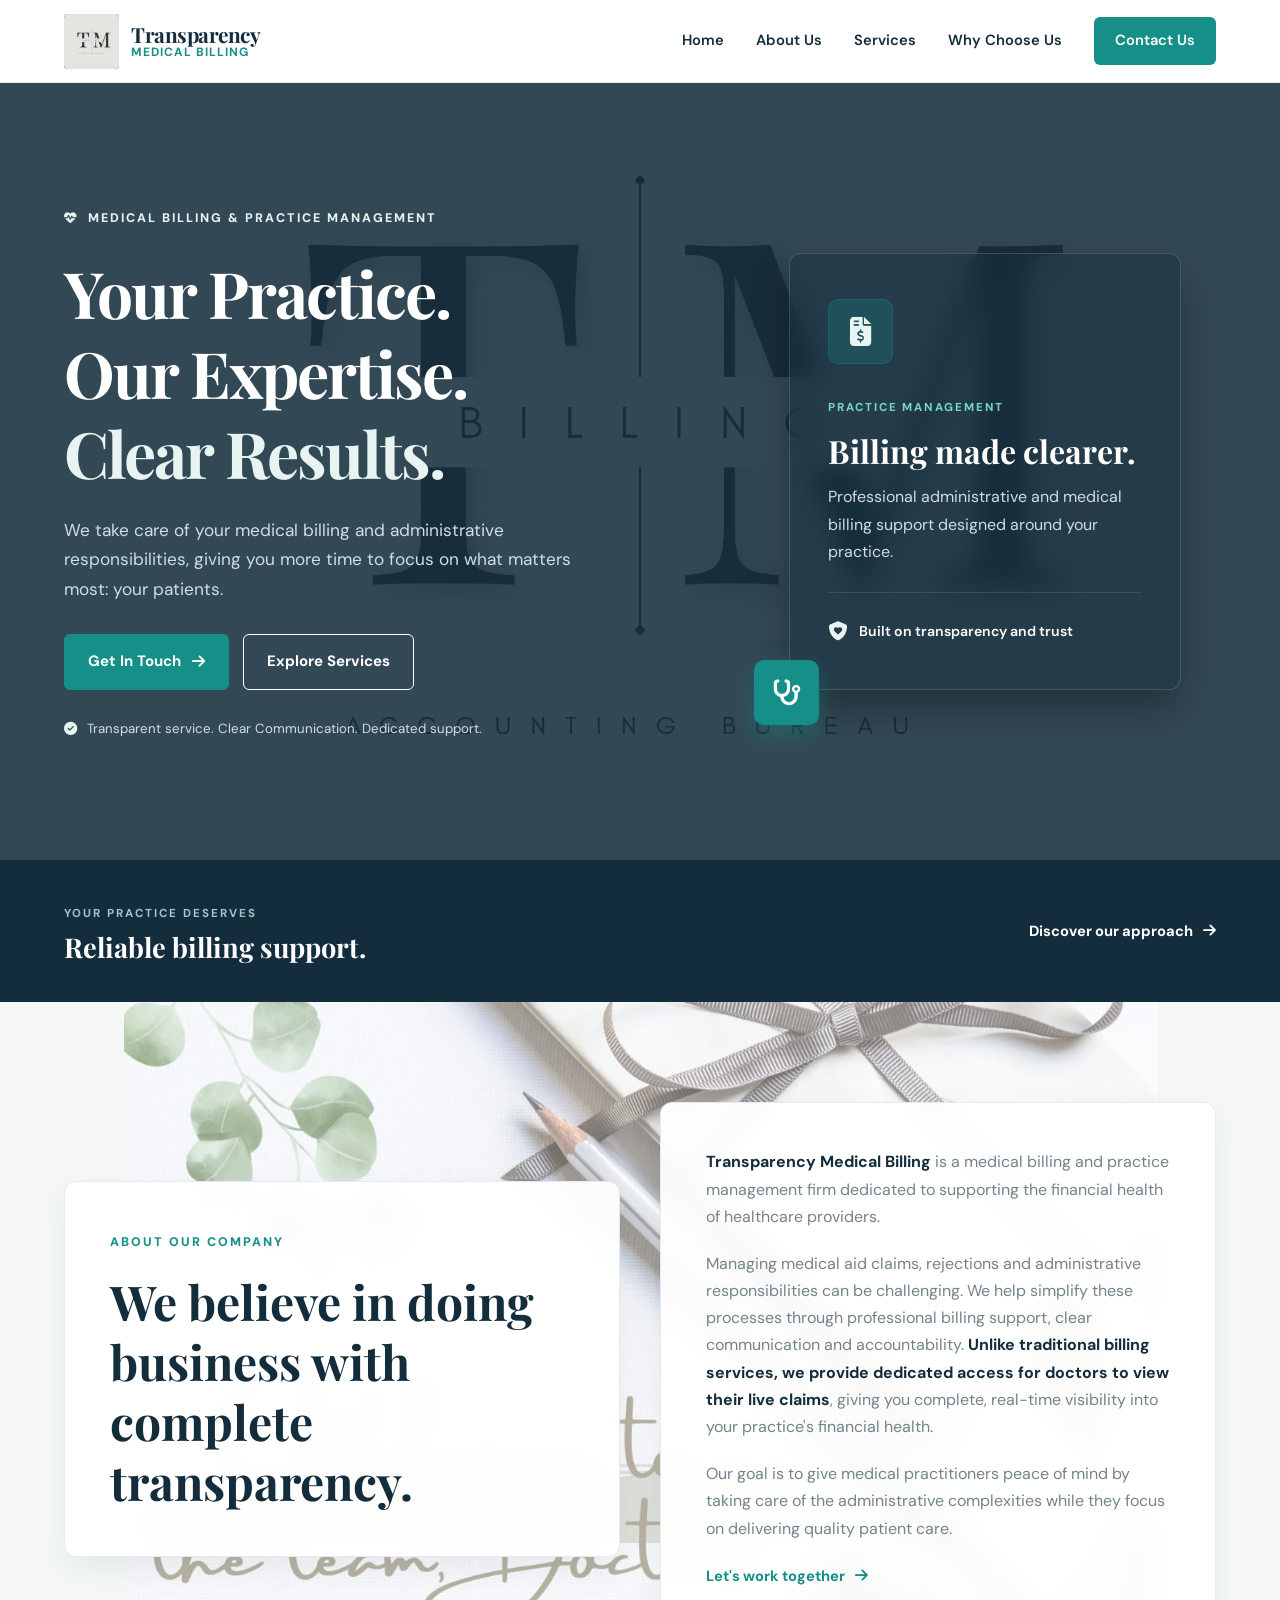
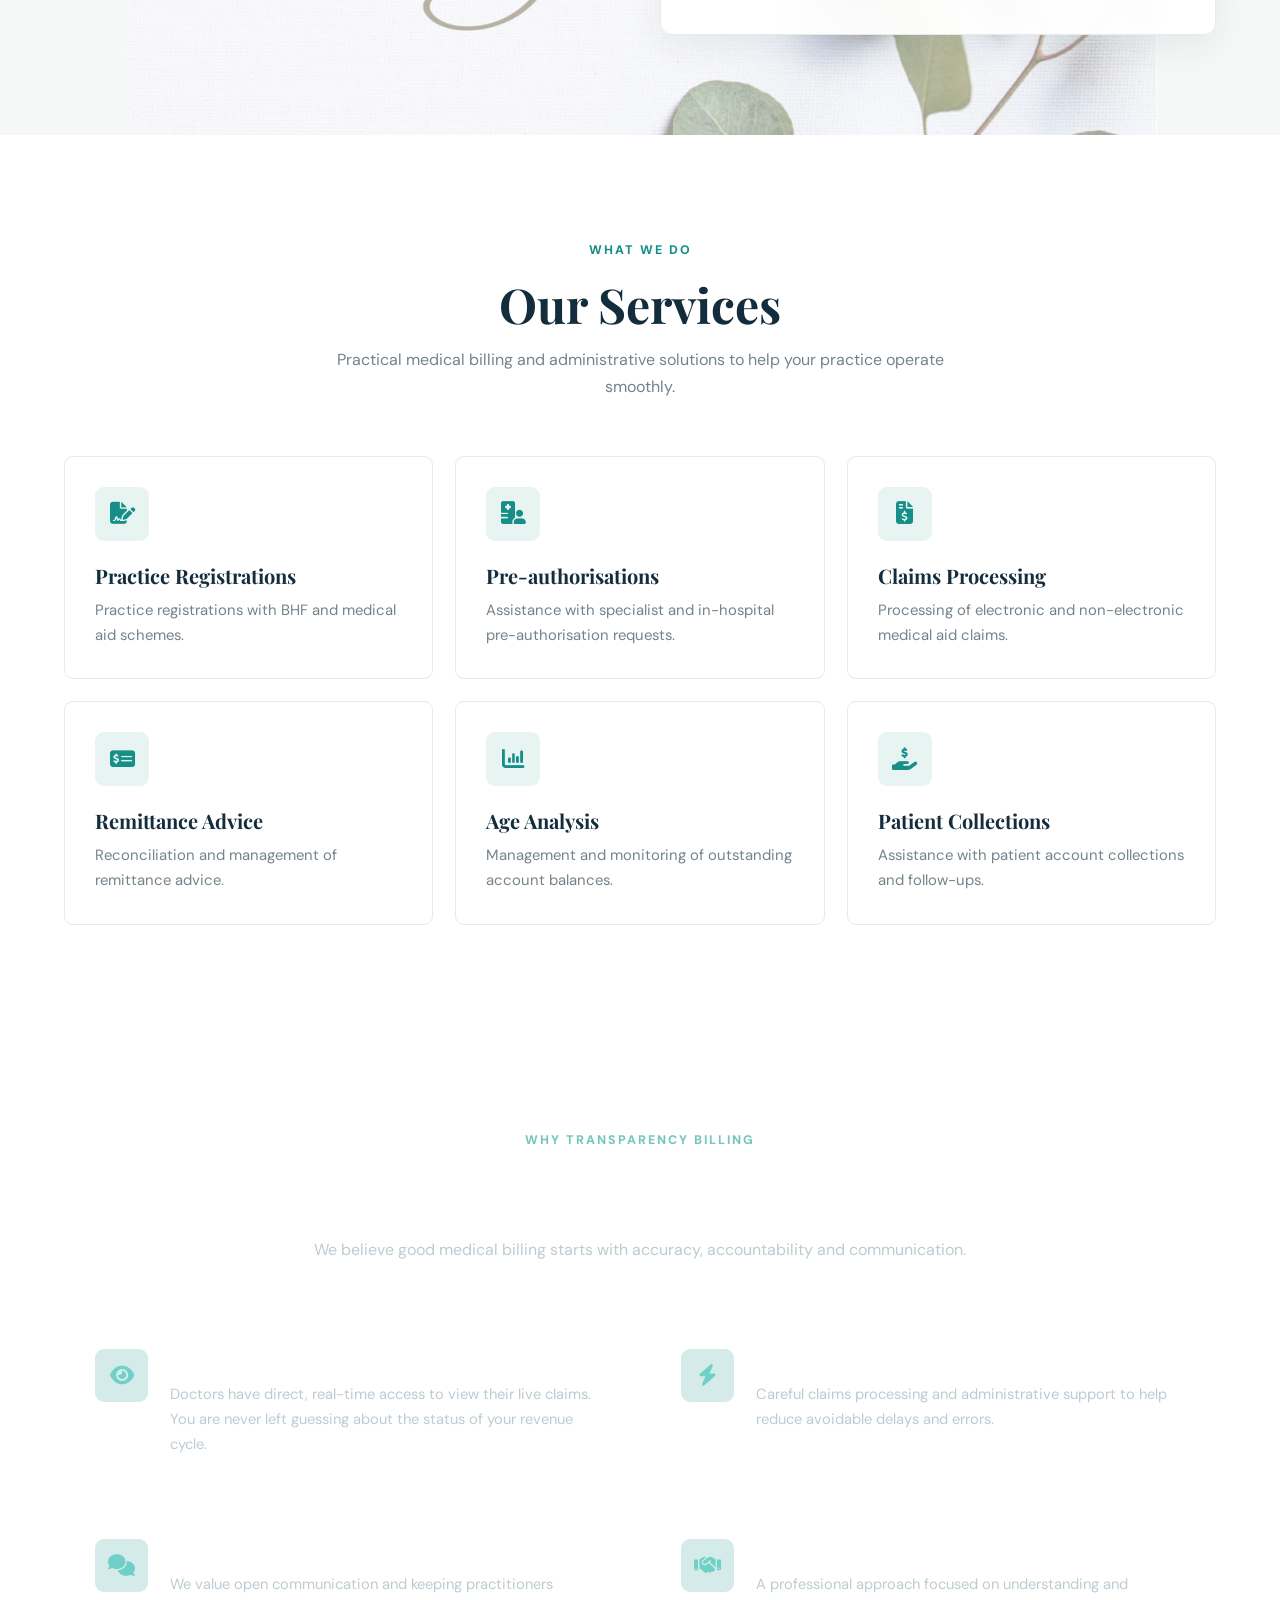
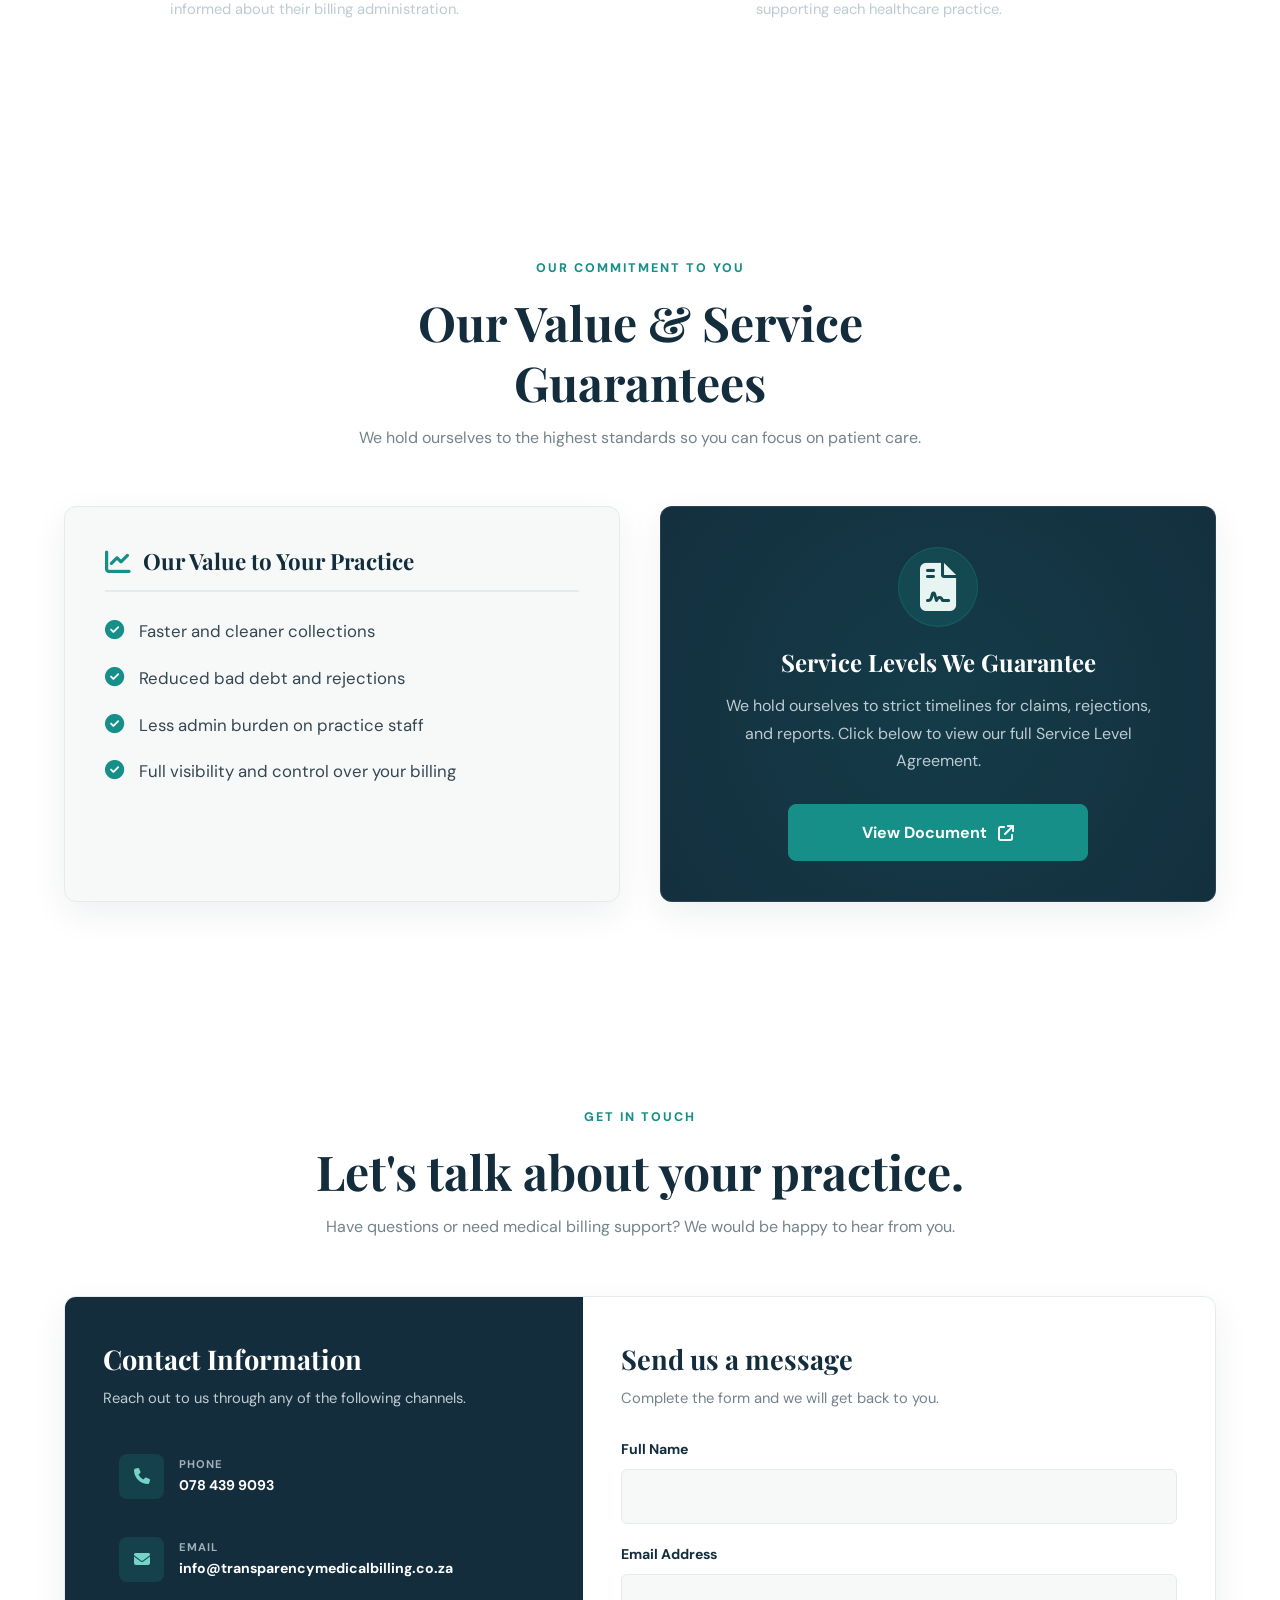
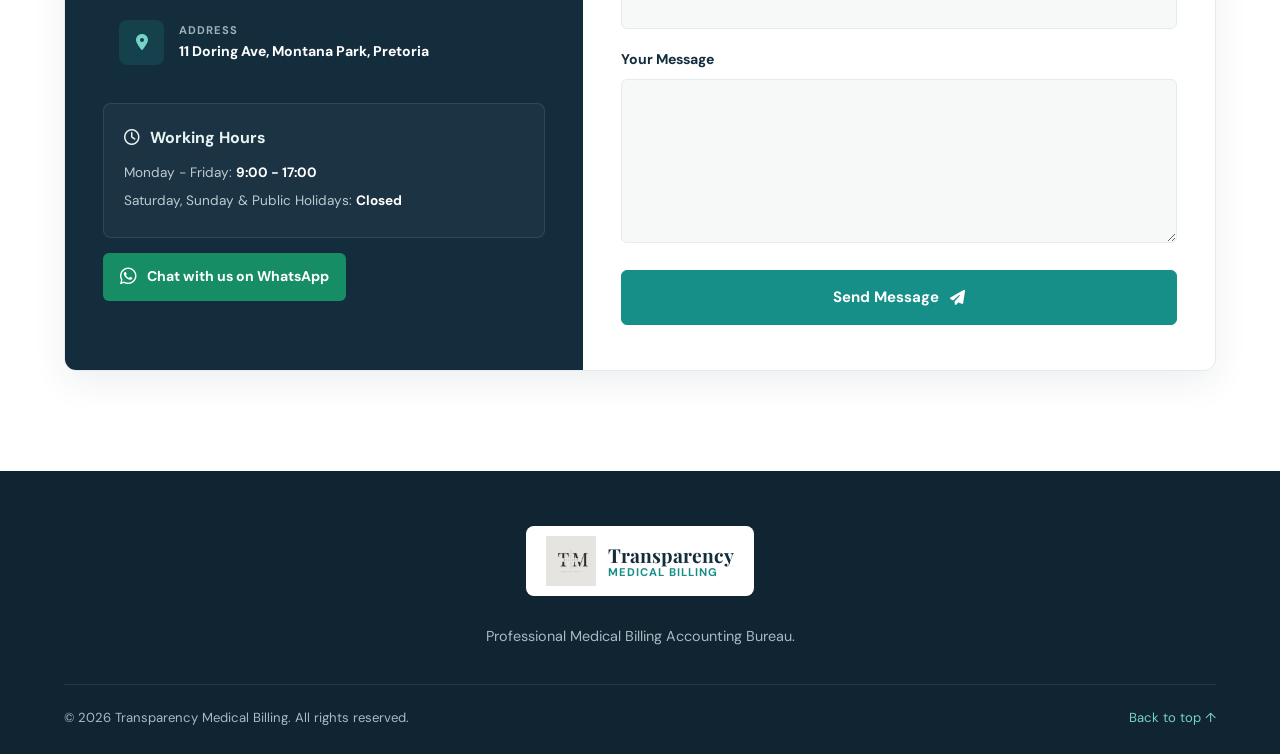
<file: index.html>
<!DOCTYPE html>
<html lang="en">
<head>
    <meta charset="UTF-8">
    <meta name="viewport" content="width=device-width, initial-scale=1.0">
    <title>Transparency Medical Billing | Professional Billing Services</title>
    <meta name="description" content="Professional medical billing and practice management services. Clear communication, reliable claims processing and transparent billing support.">

    <link rel="stylesheet" href="style.css">

    <link rel="preconnect" href="https://fonts.googleapis.com">
    <link rel="preconnect" href="https://fonts.gstatic.com" crossorigin>
    <link href="https://fonts.googleapis.com/css2?family=DM+Sans:wght@400;500;600;700;800&family=Playfair+Display:wght@600;700&display=swap" rel="stylesheet">
    <link rel="stylesheet" href="https://cdnjs.cloudflare.com/ajax/libs/font-awesome/6.5.2/css/all.min.css">
</head>

<body>

    <!-- HEADER -->
    <header class="header" id="header">
        <div class="container nav-container">
            <a href="#home" class="logo">
                <img src="logo.jpg" alt="TM Billing Logo">
                <div class="logo-text">
                    <strong>Transparency</strong>
                    <span>Medical Billing</span>
                </div>
            </a>
            <button class="menu-toggle" id="menu-toggle" aria-label="Open navigation" aria-expanded="false">
                <i class="fa-solid fa-bars"></i>
            </button>
            <nav class="nav-links" id="nav-links">
                <a href="#home">Home</a>
                <a href="#about">About Us</a>
                <a href="#services">Services</a>
                <a href="#why-us">Why Choose Us</a>
                <a href="#contact" class="nav-contact">Contact Us</a>
            </nav>
        </div>
    </header>

    <!-- HERO -->
    <section class="hero" id="home">
        <div class="container hero-grid">
            <div class="hero-content">
                <span class="eyebrow"><i class="fa-solid fa-heart-pulse"></i> MEDICAL BILLING & PRACTICE MANAGEMENT</span>
                <h1>Your Practice.<br>Our Expertise.<br><span>Clear Results.</span></h1>
                <p>We take care of your medical billing and administrative responsibilities, giving you more time to focus on what matters most: your patients.</p>
                <div class="hero-buttons">
                    <a href="#contact" class="btn btn-primary">Get In Touch <i class="fa-solid fa-arrow-right"></i></a>
                    <a href="#services" class="btn btn-outline">Explore Services</a>
                </div>
                <div class="hero-note">
                    <i class="fa-solid fa-circle-check"></i> Transparent service. Clear Communication. Dedicated support.
                </div>
            </div>
            <div class="hero-visual">
                <div class="visual-card">
                    <div class="visual-icon"><i class="fa-solid fa-file-invoice-dollar"></i></div>
                    <span class="visual-label">PRACTICE MANAGEMENT</span>
                    <h3>Billing made clearer.</h3>
                    <p>Professional administrative and medical billing support designed around your practice.</p>
                    <div class="visual-line"></div>
                    <div class="visual-footer">
                        <i class="fa-solid fa-shield-heart"></i> <span>Built on transparency and trust</span>
                    </div>
                </div>
                <div class="floating-icon"><i class="fa-solid fa-stethoscope"></i></div>
            </div>
        </div>
    </section>

    <!-- INTRO STRIP -->
    <section class="intro-strip">
        <div class="container intro-content">
            <div>
                <span>YOUR PRACTICE DESERVES</span>
                <h2>Reliable billing support.</h2>
            </div>
            <a href="#about" class="text-link">Discover our approach <i class="fa-solid fa-arrow-right"></i></a>
        </div>
    </section>

    <!-- ABOUT -->
    <section class="section about bg-image" id="about">
        <div class="container about-grid">
            <div class="about-heading text-card">
                <span class="section-label">ABOUT OUR COMPANY</span>
                <h2>We believe in doing business with complete transparency.</h2>
            </div>
            <div class="about-content text-card">
                <p><strong>Transparency Medical Billing</strong> is a medical billing and practice management firm dedicated to supporting the financial health of healthcare providers.</p>
                <p>Managing medical aid claims, rejections and administrative responsibilities can be challenging. We help simplify these processes through professional billing support, clear communication and accountability. <strong>Unlike traditional billing services, we provide dedicated access for doctors to view their live claims</strong>, giving you complete, real-time visibility into your practice's financial health.</p>
                <p>Our goal is to give medical practitioners peace of mind by taking care of the administrative complexities while they focus on delivering quality patient care.</p>
                <a href="#contact" class="text-link">Let's work together <i class="fa-solid fa-arrow-right"></i></a>
            </div>
        </div>
    </section>

    <!-- SERVICES -->
    <section class="section services" id="services">
        <div class="container">
            <div class="section-heading">
                <span class="section-label">WHAT WE DO</span>
                <h2>Our Services</h2>
                <p>Practical medical billing and administrative solutions to help your practice operate smoothly.</p>
            </div>
            <div class="services-grid">
                <article class="service-card">
                    <div class="service-icon"><i class="fa-solid fa-file-signature"></i></div>
                    <h3>Practice Registrations</h3>
                    <p>Practice registrations with BHF and medical aid schemes.</p>
                </article>
                <article class="service-card">
                    <div class="service-icon"><i class="fa-solid fa-hospital-user"></i></div>
                    <h3>Pre-authorisations</h3>
                    <p>Assistance with specialist and in-hospital pre-authorisation requests.</p>
                </article>
                <article class="service-card">
                    <div class="service-icon"><i class="fa-solid fa-file-invoice-dollar"></i></div>
                    <h3>Claims Processing</h3>
                    <p>Processing of electronic and non-electronic medical aid claims.</p>
                </article>
                <article class="service-card">
                    <div class="service-icon"><i class="fa-solid fa-money-check-dollar"></i></div>
                    <h3>Remittance Advice</h3>
                    <p>Reconciliation and management of remittance advice.</p>
                </article>
                <article class="service-card">
                    <div class="service-icon"><i class="fa-solid fa-chart-column"></i></div>
                    <h3>Age Analysis</h3>
                    <p>Management and monitoring of outstanding account balances.</p>
                </article>
                <article class="service-card">
                    <div class="service-icon"><i class="fa-solid fa-hand-holding-dollar"></i></div>
                    <h3>Patient Collections</h3>
                    <p>Assistance with patient account collections and follow-ups.</p>
                </article>
            </div>
        </div>
    </section>

    <!-- WHY CHOOSE US -->
    <section class="section why-us" id="why-us">
        <div class="container">
            <div class="section-heading">
                <span class="section-label">WHY TRANSPARENCY BILLING</span>
                <h2>A partner you can trust.</h2>
                <p>We believe good medical billing starts with accuracy, accountability and communication.</p>
            </div>
            <div class="features-grid">
                
                <div class="feature-card">
                    <div class="feature-icon"><i class="fa-solid fa-eye"></i></div>
                    <div>
                        <h3>Live Claims Visibility</h3>
                        <p>Doctors have direct, real-time access to view their live claims. You are never left guessing about the status of your revenue cycle.</p>
                    </div>
                </div>
                
                <div class="feature-card">
                    <div class="feature-icon"><i class="fa-solid fa-bolt"></i></div>
                    <div>
                        <h3>Efficient Processes</h3>
                        <p>Careful claims processing and administrative support to help reduce avoidable delays and errors.</p>
                    </div>
                </div>
                <div class="feature-card">
                    <div class="feature-icon"><i class="fa-solid fa-comments"></i></div>
                    <div>
                        <h3>Direct Communication</h3>
                        <p>We value open communication and keeping practitioners informed about their billing administration.</p>
                    </div>
                </div>
                <div class="feature-card">
                    <div class="feature-icon"><i class="fa-solid fa-handshake"></i></div>
                    <div>
                        <h3>Dedicated Support</h3>
                        <p>A professional approach focused on understanding and supporting each healthcare practice.</p>
                    </div>
                </div>
            </div>
        </div>
    </section>

    <!-- VALUE & SERVICE LEVELS -->
    <section class="section value-service" id="value-service">
        <div class="container">
            <div class="section-heading">
                <span class="section-label">OUR COMMITMENT TO YOU</span>
                <h2>Our Value & Service Guarantees</h2>
                <p>We hold ourselves to the highest standards so you can focus on patient care.</p>
            </div>

            <div class="value-grid">
                <!-- Value Card -->
                <div class="value-card">
                    <h3><i class="fa-solid fa-chart-line"></i> Our Value to Your Practice</h3>
                    <ul class="custom-list">
                        <li><i class="fa-solid fa-circle-check"></i> Faster and cleaner collections</li>
                        <li><i class="fa-solid fa-circle-check"></i> Reduced bad debt and rejections</li>
                        <li><i class="fa-solid fa-circle-check"></i> Less admin burden on practice staff</li>
                        <li><i class="fa-solid fa-circle-check"></i> Full visibility and control over your billing</li>
                    </ul>
                </div>

                <!-- Service Levels Card (Links to new page) -->
                <div class="service-level-card sla-card">
                    <div class="sla-icon"><i class="fa-solid fa-file-contract"></i></div>
                    <h3>Service Levels We Guarantee</h3>
                    <p>We hold ourselves to strict timelines for claims, rejections, and reports. Click below to view our full Service Level Agreement.</p>
                    
                    <a href="service-levels.html" class="btn btn-primary sla-btn">
                        View Document <i class="fa-solid fa-arrow-up-right-from-square"></i>
                    </a>
                </div>
            </div>
        </div>
    </section>

    <!-- CONTACT -->
    <section class="section contact" id="contact">
        <div class="container">
            <div class="section-heading">
                <span class="section-label">GET IN TOUCH</span>
                <h2>Let's talk about your practice.</h2>
                <p>Have questions or need medical billing support? We would be happy to hear from you.</p>
            </div>
            <div class="contact-grid">
                <div class="contact-info">
                    <h3>Contact Information</h3>
                    <p>Reach out to us through any of the following channels.</p>
                    
                    <a href="tel:0784399093" class="contact-item">
                        <div class="contact-icon"><i class="fa-solid fa-phone"></i></div>
                        <div>
                            <span>PHONE</span>
                            <strong>078 439 9093</strong>
                        </div>
                    </a>
                    <a href="mailto:info@transparencymedicalbilling.co.za" class="contact-item">
                        <div class="contact-icon"><i class="fa-solid fa-envelope"></i></div>
                        <div>
                            <span>EMAIL</span>
                            <strong>info@transparencymedicalbilling.co.za</strong>
                        </div>
                    </a>
                    <a href="https://www.google.com/maps/search/?api=1&query=11+Doring+Ave,+Montana+Park,+Pretoria,+0182" target="_blank" rel="noopener noreferrer" class="contact-item">
                        <div class="contact-icon"><i class="fa-solid fa-location-dot"></i></div>
                        <div>
                            <span>ADDRESS</span>
                            <strong>11 Doring Ave, Montana Park, Pretoria</strong>
                        </div>
                    </a>

                    <div class="working-hours">
                        <h4><i class="fa-regular fa-clock"></i> Working Hours</h4>
                        <p>Monday - Friday: <strong>9:00 - 17:00</strong></p>
                        <p>Saturday, Sunday & Public Holidays: <strong>Closed</strong></p>
                    </div>
                    
                    <a href="https://wa.me/27784399093" target="_blank" rel="noopener noreferrer" class="whatsapp-link">
                        <i class="fa-brands fa-whatsapp"></i> Chat with us on WhatsApp
                    </a>
                </div>

                <div class="contact-form">
                    <h3>Send us a message</h3>
                    <p>Complete the form and we will get back to you.</p>
                    
                    <form action="https://formspree.io/f/YOUR_FORM_ID" method="POST">
                        <div class="form-group">
                            <label for="name">Full Name</label>
                            <input type="text" id="name" name="name" required>
                        </div>
                        <div class="form-group">
                            <label for="email">Email Address</label>
                            <input type="email" id="email" name="email" required>
                        </div>
                        <div class="form-group">
                            <label for="message">Your Message</label>
                            <textarea id="message" name="message" rows="5" required></textarea>
                        </div>
                        <button type="submit" class="btn btn-primary submit-btn">Send Message <i class="fa-solid fa-paper-plane"></i></button>
                    </form>
                </div>
            </div>
        </div>
    </section>

    <!-- FOOTER -->
    <footer class="footer">
        <div class="container footer-content">
            <a href="#home" class="footer-logo">
                <img src="logo.jpg" alt="TM Billing Logo">
                <div class="footer-logo-text">
                    <strong>Transparency</strong>
                    <span>Medical Billing</span>
                </div>
            </a>
            <p>Professional Medical Billing Accounting Bureau.</p>
            <div class="footer-bottom">
                <span>&copy; 2026 Transparency Medical Billing. All rights reserved.</span>
                <a href="#home">Back to top ↑</a>
            </div>
        </div>
    </footer>

    <!-- JAVASCRIPT -->
    <script>
        const menuToggle = document.getElementById("menu-toggle");
        const navLinks = document.getElementById("nav-links");
        const menuIcon = menuToggle.querySelector("i");
        const header = document.getElementById("header");

        menuToggle.addEventListener("click", () => {
            const isOpen = navLinks.classList.toggle("active");
            menuIcon.classList.toggle("fa-bars", !isOpen);
            menuIcon.classList.toggle("fa-xmark", isOpen);
            menuToggle.setAttribute("aria-expanded", isOpen);
        });

        document.querySelectorAll(".nav-links a").forEach(link => {
            link.addEventListener("click", () => {
                navLinks.classList.remove("active");
                menuIcon.classList.remove("fa-xmark");
                menuIcon.classList.add("fa-bars");
                menuToggle.setAttribute("aria-expanded", "false");
            });
        });

        window.addEventListener("scroll", () => {
            header.classList.toggle("scrolled", window.scrollY > 20);
        });
    </script>

</body>
</html>
</file>
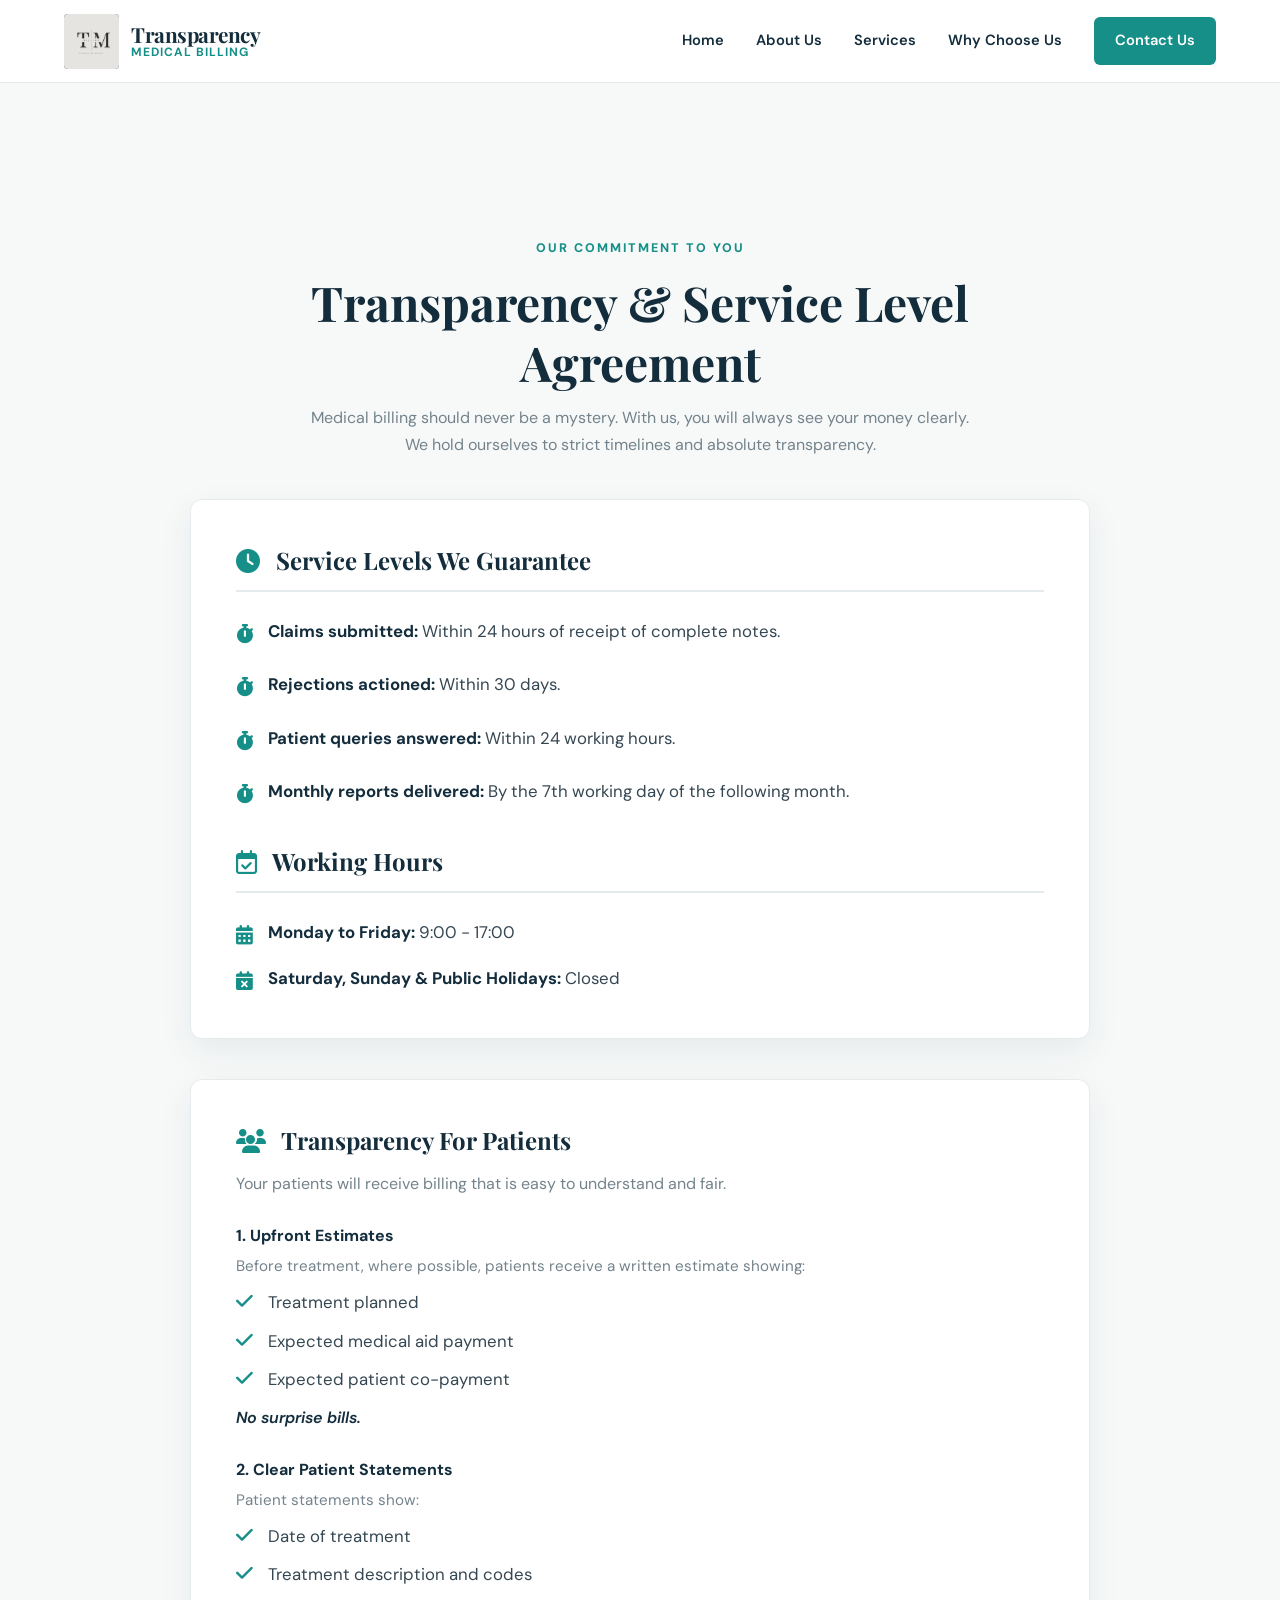
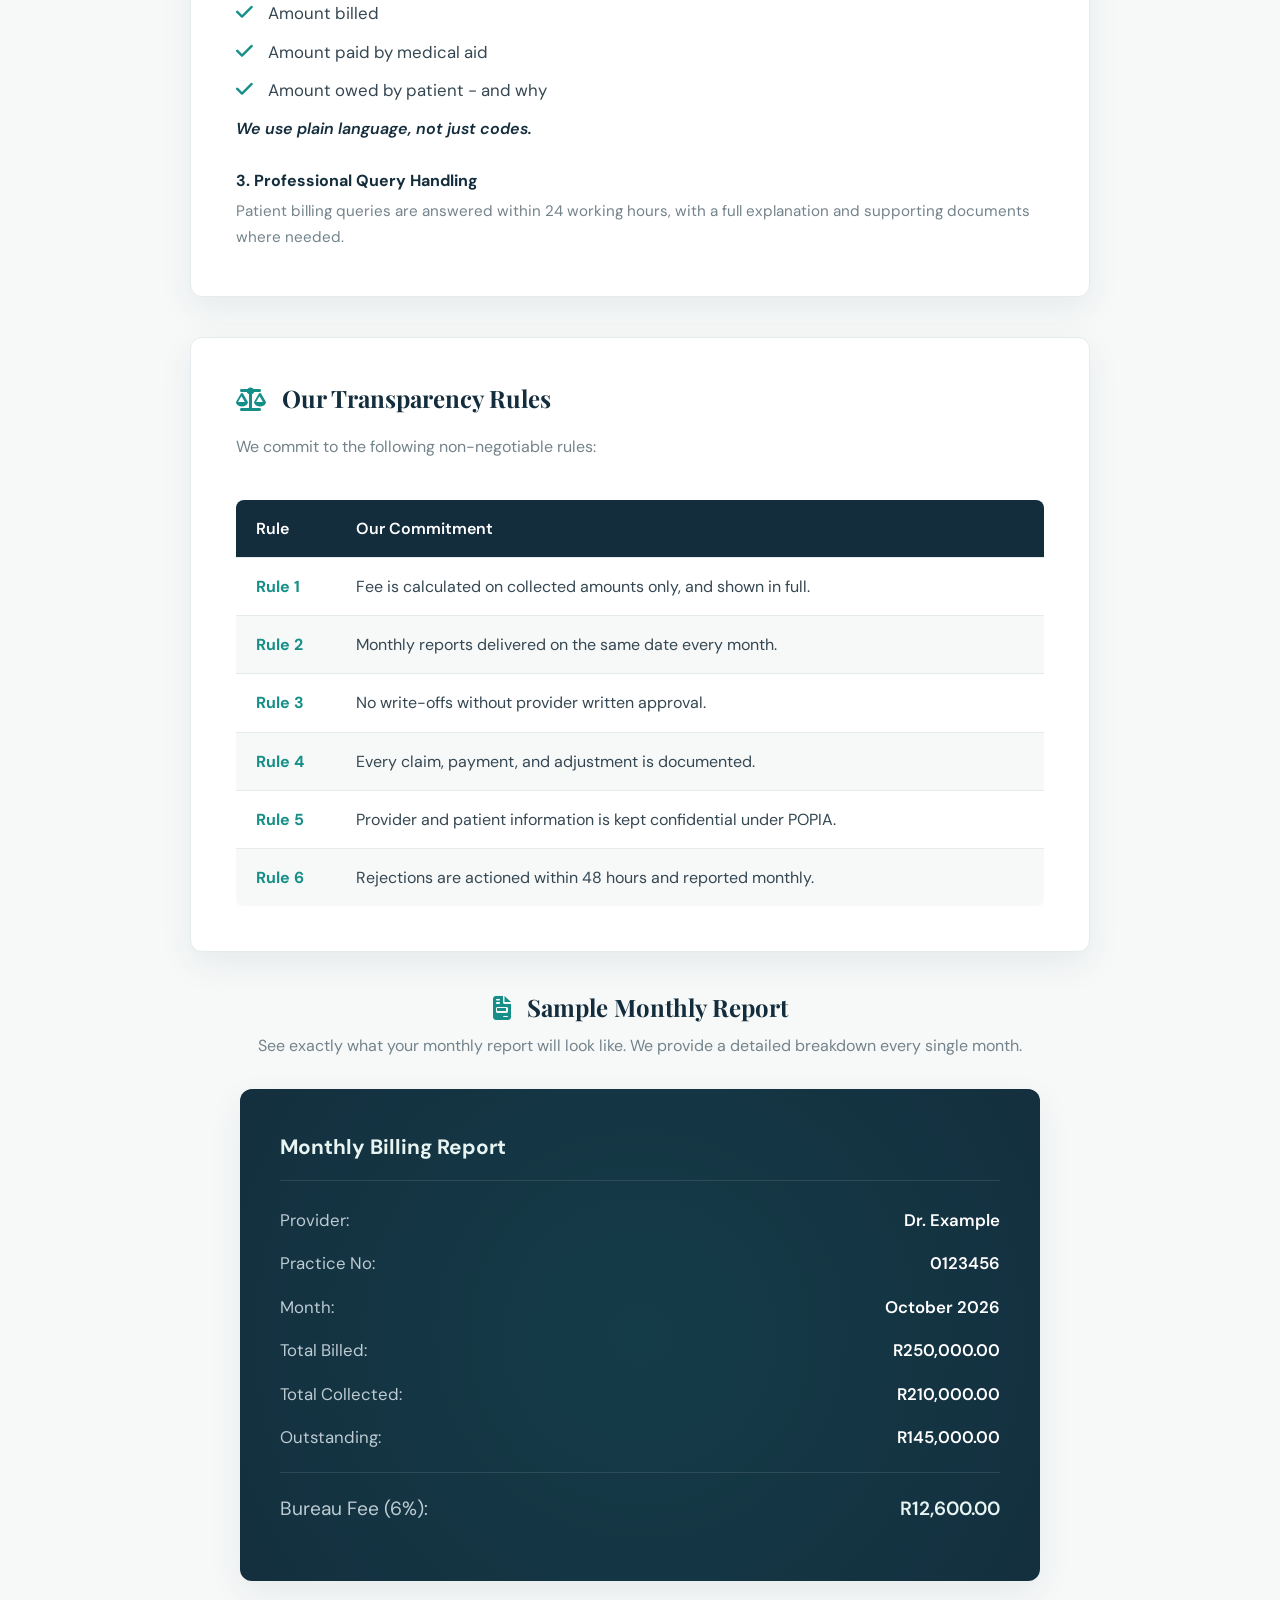
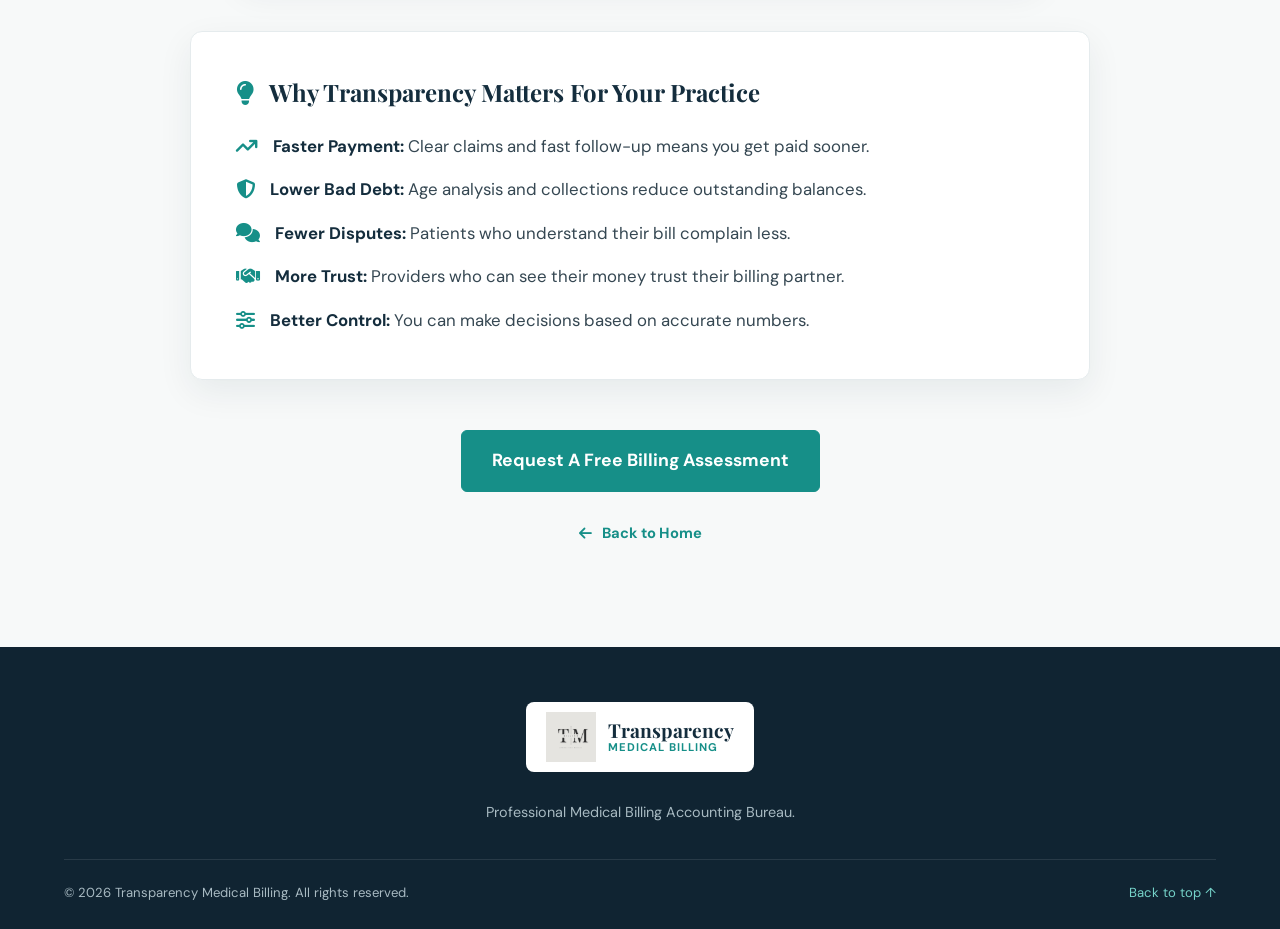
<file: service-levels.html>
<!DOCTYPE html>
<html lang="en">
<head>
    <meta charset="UTF-8">
    <meta name="viewport" content="width=device-width, initial-scale=1.0">
    <title>Service Level Agreement & Transparency | Transparency Medical Billing</title>

    <link rel="stylesheet" href="style.css">

    <link rel="preconnect" href="https://fonts.googleapis.com">
    <link rel="preconnect" href="https://fonts.gstatic.com" crossorigin>
    <link href="https://fonts.googleapis.com/css2?family=DM+Sans:wght@400;500;600;700;800&family=Playfair+Display:wght@600;700&display=swap" rel="stylesheet">
    <link rel="stylesheet" href="https://cdnjs.cloudflare.com/ajax/libs/font-awesome/6.5.2/css/all.min.css">

    <!-- Custom styles specifically for this page's tables and report card -->
    <style>
        .transparency-table {
            width: 100%;
            border-collapse: collapse;
            margin-top: 20px;
            background: white;
            border-radius: 8px;
            overflow: hidden;
            box-shadow: 0 4px 15px rgba(0,0,0,0.03);
        }
        .transparency-table th, .transparency-table td {
            padding: 15px 20px;
            text-align: left;
            border-bottom: 1px solid var(--border);
        }
        .transparency-table th {
            background-color: var(--navy);
            color: white;
            font-weight: 600;
            font-family: var(--body-font);
        }
        .transparency-table tr:last-child td {
            border-bottom: none;
        }
        .transparency-table tr:nth-child(even) {
            background-color: var(--background);
        }
        .transparency-table td:first-child {
            font-weight: 700;
            color: var(--teal);
            width: 100px;
        }

        /* Styling for the Sample Report Card */
        .sample-report-box {
            background: var(--navy);
            color: white;
            padding: 40px;
            border-radius: 12px;
            box-shadow: var(--shadow);
            position: relative;
            overflow: hidden;
        }
        .sample-report-box::before {
            content: '';
            position: absolute;
            top: -50%; left: -50%; width: 200%; height: 200%;
            background: radial-gradient(circle, rgba(22, 143, 136, 0.15) 0%, transparent 60%);
            z-index: 1;
        }
        .sample-report-box > * { position: relative; z-index: 2; }
        .sample-report-box h4 {
            color: var(--teal-light);
            margin-bottom: 25px;
            font-size: 1.3rem;
            border-bottom: 1px solid rgba(255,255,255,0.1);
            padding-bottom: 15px;
        }
        .report-line {
            display: flex;
            justify-content: space-between;
            margin-bottom: 15px;
            font-size: 1.05rem;
        }
        .report-line span:first-child { color: #bdcbd2; }
        .report-line span:last-child { font-weight: 600; }
        .report-total {
            border-top: 1px solid rgba(255,255,255,0.1);
            padding-top: 20px;
            margin-top: 20px;
            font-size: 1.2rem;
            color: var(--teal-light);
        }
        
        .value-list {
            list-style: none;
            display: flex;
            flex-direction: column;
            gap: 15px;
        }
        .value-list li {
            display: flex;
            align-items: flex-start;
            gap: 15px;
            font-size: 1.05rem;
        }
        .value-list li i {
            color: var(--teal);
            margin-top: 5px;
        }
    </style>
</head>

<body>

    <!-- HEADER -->
    <header class="header" id="header">
        <div class="container nav-container">
            <a href="index.html" class="logo">
                <img src="logo.jpg" alt="TM Billing Logo">
                <div class="logo-text">
                    <strong>Transparency</strong>
                    <span>Medical Billing</span>
                </div>
            </a>
            <button class="menu-toggle" id="menu-toggle" aria-label="Open navigation" aria-expanded="false">
                <i class="fa-solid fa-bars"></i>
            </button>
            <nav class="nav-links" id="nav-links">
                <a href="index.html#home">Home</a>
                <a href="index.html#about">About Us</a>
                <a href="index.html#services">Services</a>
                <a href="index.html#why-us">Why Choose Us</a>
                <a href="index.html#contact" class="nav-contact">Contact Us</a>
            </nav>
        </div>
    </header>

    <!-- MAIN CONTENT: SERVICE LEVELS PAGE -->
    <section class="section" style="padding-top: 150px; padding-bottom: 100px; background-color: var(--background); min-height: 80vh;">
        <div class="container">
            
            <!-- PAGE HEADER -->
            <div class="section-heading" style="margin-bottom: 40px;">
                <span class="section-label">OUR COMMITMENT TO YOU</span>
                <h2>Transparency & Service Level Agreement</h2>
                <p>Medical billing should never be a mystery. With us, you will always see your money clearly. We hold ourselves to strict timelines and absolute transparency.</p>
            </div>

            <!-- SECTION 1: SERVICE LEVELS & WORKING HOURS -->
            <div class="text-card" style="max-width: 900px; margin: 0 auto 40px auto; background: white;">
                <h3 style="color: var(--navy); margin-bottom: 25px; font-size: 1.5rem; border-bottom: 2px solid var(--border); padding-bottom: 15px;">
                    <i class="fa-solid fa-clock" style="color: var(--teal); margin-right: 10px;"></i> Service Levels We Guarantee
                </h3>
                
                <ul class="custom-list" style="gap: 25px; margin-bottom: 40px;">
                    <li><i class="fa-solid fa-stopwatch" style="margin-top: 8px;"></i> <div><strong>Claims submitted:</strong> Within 24 hours of receipt of complete notes.</div></li>
                    <li><i class="fa-solid fa-stopwatch" style="margin-top: 8px;"></i> <div><strong>Rejections actioned:</strong> Within 30 days.</div></li>
                    <li><i class="fa-solid fa-stopwatch" style="margin-top: 8px;"></i> <div><strong>Patient queries answered:</strong> Within 24 working hours.</div></li>
                    <li><i class="fa-solid fa-stopwatch" style="margin-top: 8px;"></i> <div><strong>Monthly reports delivered:</strong> By the 7th working day of the following month.</div></li>
                </ul>

                <h3 style="color: var(--navy); margin-bottom: 25px; font-size: 1.5rem; border-bottom: 2px solid var(--border); padding-bottom: 15px;">
                    <i class="fa-regular fa-calendar-check" style="color: var(--teal); margin-right: 10px;"></i> Working Hours
                </h3>
                
                <ul class="custom-list">
                    <li><i class="fa-solid fa-calendar-days" style="margin-top: 8px;"></i> <div><strong>Monday to Friday:</strong> 9:00 - 17:00</div></li>
                    <li><i class="fa-solid fa-calendar-xmark" style="margin-top: 8px;"></i> <div><strong>Saturday, Sunday & Public Holidays:</strong> Closed</div></li>
                </ul>
            </div>

            <!-- SECTION 2: TRANSPARENCY FOR PATIENTS -->
            <div class="text-card" style="max-width: 900px; margin: 0 auto 40px auto; background: white;">
                <h3 style="color: var(--navy); margin-bottom: 15px; font-size: 1.5rem;">
                    <i class="fa-solid fa-users" style="color: var(--teal); margin-right: 10px;"></i> Transparency For Patients
                </h3>
                <p style="color: var(--muted); margin-bottom: 25px;">Your patients will receive billing that is easy to understand and fair.</p>
                
                <div style="display: grid; gap: 25px;">
                    <div>
                        <h4 style="color: var(--navy); margin-bottom: 5px;">1. Upfront Estimates</h4>
                        <p style="color: var(--muted); font-size: 0.95rem; margin-bottom: 8px;">Before treatment, where possible, patients receive a written estimate showing:</p>
                        <ul class="custom-list" style="gap: 10px; font-size: 0.95rem;">
                            <li><i class="fa-solid fa-check" style="color: var(--teal);"></i> Treatment planned</li>
                            <li><i class="fa-solid fa-check" style="color: var(--teal);"></i> Expected medical aid payment</li>
                            <li><i class="fa-solid fa-check" style="color: var(--teal);"></i> Expected patient co-payment</li>
                        </ul>
                        <p style="color: var(--navy); font-weight: 600; margin-top: 10px;"><em>No surprise bills.</em></p>
                    </div>

                    <div>
                        <h4 style="color: var(--navy); margin-bottom: 5px;">2. Clear Patient Statements</h4>
                        <p style="color: var(--muted); font-size: 0.95rem; margin-bottom: 8px;">Patient statements show:</p>
                        <ul class="custom-list" style="gap: 10px; font-size: 0.95rem;">
                            <li><i class="fa-solid fa-check" style="color: var(--teal);"></i> Date of treatment</li>
                            <li><i class="fa-solid fa-check" style="color: var(--teal);"></i> Treatment description and codes</li>
                            <li><i class="fa-solid fa-check" style="color: var(--teal);"></i> Amount billed</li>
                            <li><i class="fa-solid fa-check" style="color: var(--teal);"></i> Amount paid by medical aid</li>
                            <li><i class="fa-solid fa-check" style="color: var(--teal);"></i> Amount owed by patient - and why</li>
                        </ul>
                        <p style="color: var(--navy); font-weight: 600; margin-top: 10px;"><em>We use plain language, not just codes.</em></p>
                    </div>

                    <div>
                        <h4 style="color: var(--navy); margin-bottom: 5px;">3. Professional Query Handling</h4>
                        <p style="color: var(--muted); font-size: 0.95rem;">Patient billing queries are answered within 24 working hours, with a full explanation and supporting documents where needed.</p>
                    </div>
                </div>
            </div>

            <!-- SECTION 3: TRANSPARENCY RULES -->
            <div class="text-card" style="max-width: 900px; margin: 0 auto 40px auto; background: white;">
                <h3 style="color: var(--navy); margin-bottom: 20px; font-size: 1.5rem;">
                    <i class="fa-solid fa-scale-balanced" style="color: var(--teal); margin-right: 10px;"></i> Our Transparency Rules
                </h3>
                <p style="color: var(--muted); margin-bottom: 20px;">We commit to the following non-negotiable rules:</p>
                
                <div style="overflow-x: auto;">
                    <table class="transparency-table">
                        <thead>
                            <tr>
                                <th>Rule</th>
                                <th>Our Commitment</th>
                            </tr>
                        </thead>
                        <tbody>
                            <tr>
                                <td>Rule 1</td>
                                <td>Fee is calculated on collected amounts only, and shown in full.</td>
                            </tr>
                            <tr>
                                <td>Rule 2</td>
                                <td>Monthly reports delivered on the same date every month.</td>
                            </tr>
                            <tr>
                                <td>Rule 3</td>
                                <td>No write-offs without provider written approval.</td>
                            </tr>
                            <tr>
                                <td>Rule 4</td>
                                <td>Every claim, payment, and adjustment is documented.</td>
                            </tr>
                            <tr>
                                <td>Rule 5</td>
                                <td>Provider and patient information is kept confidential under POPIA.</td>
                            </tr>
                            <tr>
                                <td>Rule 6</td>
                                <td>Rejections are actioned within 48 hours and reported monthly.</td>
                            </tr>
                        </tbody>
                    </table>
                </div>
            </div>

            <!-- SECTION 4: SAMPLE MONTHLY REPORT (Centered & Clean) -->
            <div style="max-width: 800px; margin: 0 auto 50px auto;">
                <div style="text-align: center; margin-bottom: 30px;">
                    <h3 style="color: var(--navy); font-size: 1.5rem; margin-bottom: 10px;">
                        <i class="fa-solid fa-file-invoice" style="color: var(--teal); margin-right: 10px;"></i> Sample Monthly Report
                    </h3>
                    <p style="color: var(--muted);">See exactly what your monthly report will look like. We provide a detailed breakdown every single month.</p>
                </div>
                
                <!-- Mock Report Card -->
                <div class="sample-report-box">
                    <h4>Monthly Billing Report</h4>
                    <div class="report-line">
                        <span>Provider:</span>
                        <span>Dr. Example</span>
                    </div>
                    <div class="report-line">
                        <span>Practice No:</span>
                        <span>0123456</span>
                    </div>
                    <div class="report-line">
                        <span>Month:</span>
                        <span>October 2026</span>
                    </div>
                    <div class="report-line">
                        <span>Total Billed:</span>
                        <span>R250,000.00</span>
                    </div>
                    <div class="report-line">
                        <span>Total Collected:</span>
                        <span>R210,000.00</span>
                    </div>
                    <div class="report-line">
                        <span>Outstanding:</span>
                        <span>R145,000.00</span>
                    </div>
                    <div class="report-line report-total">
                        <span>Bureau Fee (6%):</span>
                        <span>R12,600.00</span>
                    </div>
                </div>
            </div>

            <!-- SECTION 5: WHY TRANSPARENCY MATTERS -->
            <div class="text-card" style="max-width: 900px; margin: 0 auto 50px auto; background: white;">
                <h3 style="color: var(--navy); margin-bottom: 25px; font-size: 1.5rem;">
                    <i class="fa-solid fa-lightbulb" style="color: var(--teal); margin-right: 10px;"></i> Why Transparency Matters For Your Practice
                </h3>
                
                <ul class="value-list">
                    <li><i class="fa-solid fa-arrow-trend-up" style="font-size: 1.2rem;"></i> <div><strong style="color: var(--navy);">Faster Payment:</strong> Clear claims and fast follow-up means you get paid sooner.</div></li>
                    <li><i class="fa-solid fa-shield-halved" style="font-size: 1.2rem;"></i> <div><strong style="color: var(--navy);">Lower Bad Debt:</strong> Age analysis and collections reduce outstanding balances.</div></li>
                    <li><i class="fa-solid fa-comments" style="font-size: 1.2rem;"></i> <div><strong style="color: var(--navy);">Fewer Disputes:</strong> Patients who understand their bill complain less.</div></li>
                    <li><i class="fa-solid fa-handshake" style="font-size: 1.2rem;"></i> <div><strong style="color: var(--navy);">More Trust:</strong> Providers who can see their money trust their billing partner.</div></li>
                    <li><i class="fa-solid fa-sliders" style="font-size: 1.2rem;"></i> <div><strong style="color: var(--navy);">Better Control:</strong> You can make decisions based on accurate numbers.</div></li>
                </ul>
            </div>

            <!-- PAGE CALL TO ACTION -->
            <div style="text-align: center;">
                <a href="index.html#contact" class="btn btn-primary" style="padding: 15px 30px; font-size: 1.1rem;">Request A Free Billing Assessment</a>
                <br><br>
                <a href="index.html" class="text-link"><i class="fa-solid fa-arrow-left"></i> Back to Home</a>
            </div>

        </div>
    </section>

    <!-- FOOTER -->
    <footer class="footer">
        <div class="container footer-content">
            <a href="index.html" class="footer-logo">
                <img src="logo.jpg" alt="TM Billing Logo">
                <div class="footer-logo-text">
                    <strong>Transparency</strong>
                    <span>Medical Billing</span>
                </div>
            </a>
            <p>Professional Medical Billing Accounting Bureau.</p>
            <div class="footer-bottom">
                <span>&copy; 2026 Transparency Medical Billing. All rights reserved.</span>
                <a href="#">Back to top ↑</a>
            </div>
        </div>
    </footer>

    <!-- JAVASCRIPT -->
    <script>
        const menuToggle = document.getElementById("menu-toggle");
        const navLinks = document.getElementById("nav-links");
        const menuIcon = menuToggle.querySelector("i");
        const header = document.getElementById("header");

        menuToggle.addEventListener("click", () => {
            const isOpen = navLinks.classList.toggle("active");
            menuIcon.classList.toggle("fa-bars", !isOpen);
            menuIcon.classList.toggle("fa-xmark", isOpen);
            menuToggle.setAttribute("aria-expanded", isOpen);
        });

        document.querySelectorAll(".nav-links a").forEach(link => {
            link.addEventListener("click", () => {
                navLinks.classList.remove("active");
                menuIcon.classList.remove("fa-xmark");
                menuIcon.classList.add("fa-bars");
                menuToggle.setAttribute("aria-expanded", "false");
            });
        });

        window.addEventListener("scroll", () => {
            header.classList.toggle("scrolled", window.scrollY > 20);
        });
    </script>

</body>
</html>
</file>
<file: style.css>
/* =========================
   TRANSPARENCY MEDICAL BILLING
   Clean and modern website
========================= */

:root {
    --navy: #142d3d;
    --navy-light: #1e4051;
    --teal: #168f88;
    --teal-light: #e7f4f2;
    --white: #ffffff;
    --background: #f7f9f9;
    --text: #354752;
    --muted: #74838b;
    --border: #e5ebed;
    --shadow: 0 12px 35px rgba(20, 45, 61, 0.07);
    --heading-font: 'Playfair Display', serif;
    --body-font: 'DM Sans', sans-serif;
}

* {
    margin: 0;
    padding: 0;
    box-sizing: border-box;
}

html {
    scroll-behavior: smooth;
    scroll-padding-top: 85px;
}

body {
    font-family: var(--body-font);
    color: var(--text);
    background: var(--white);
    line-height: 1.7;
    overflow-x: hidden;
}

a { text-decoration: none; color: inherit; }
button, input, textarea { font: inherit; }
.container { width: min(1160px, 90%); margin: auto; }
h1, h2, h3 { font-family: var(--heading-font); line-height: 1.25; }
.section { padding: 100px 0; }

/* =========================
   HEADER & NAVIGATION
========================= */

.header {
    position: sticky;
    top: 0;
    z-index: 1000;
    background: rgba(255, 255, 255, 0.97);
    border-bottom: 1px solid var(--border);
    transition: box-shadow 0.3s ease;
}

.header.scrolled { box-shadow: 0 5px 20px rgba(20, 45, 61, 0.08); }

.nav-container {
    min-height: 82px;
    display: flex;
    align-items: center;
    justify-content: space-between;
}

/* LOGO WITH TEXT */
.logo {
    display: flex;
    align-items: center;
    gap: 12px;
}

.logo img {
    height: 55px;
    width: 55px; 
    object-fit: contain;
    border-radius: 4px;
    background-color: var(--navy); 
    color: transparent; 
}

.logo-text {
    display: flex;
    flex-direction: column;
    line-height: 1.1;
}

.logo-text strong {
    font-family: var(--heading-font);
    font-size: 1.3rem;
    color: var(--navy);
    letter-spacing: -0.5px;
}

.logo-text span {
    font-size: 0.75rem;
    font-weight: 700;
    color: var(--teal);
    text-transform: uppercase;
    letter-spacing: 1px;
}

.nav-links { display: flex; align-items: center; gap: 32px; }
.nav-links a { font-size: 0.92rem; font-weight: 600; color: var(--navy); transition: color 0.2s; }
.nav-links a:hover { color: var(--teal); }

.nav-links .nav-contact {
    color: white;
    background: var(--teal);
    padding: 11px 21px;
    border-radius: 6px;
}

.nav-links .nav-contact:hover { background: var(--navy); color: white; }
.menu-toggle { display: none; border: 0; background: none; color: var(--navy); font-size: 1.5rem; cursor: pointer; }


/* =========================
   HERO SECTION (Logo Background + Dark Glass)
========================= */

.hero {
    background-image: 
        linear-gradient(rgba(20, 45, 61, 0.85), rgba(20, 45, 61, 0.85)), 
        url('logo.jpg'); 
    background-size: cover;
    background-position: center;
    background-attachment: fixed;
    padding: 120px 0;
    color: white;
}

.hero-grid {
    display: grid;
    grid-template-columns: 1.15fr 0.85fr;
    gap: 65px;
    align-items: center;
}

.eyebrow, .section-label {
    color: var(--teal);
    font-size: 0.78rem;
    font-weight: 800;
    letter-spacing: 2px;
}

.eyebrow {
    display: inline-flex;
    align-items: center;
    gap: 10px;
    margin-bottom: 24px;
    color: var(--teal-light); 
}

.hero h1 {
    color: white; 
    font-size: clamp(3rem, 5vw, 4.8rem);
    letter-spacing: -2px;
    margin-bottom: 23px;
}

.hero h1 span { color: var(--teal-light); }

.hero-content > p {
    color: #d1dce3; 
    font-size: 1.08rem;
    max-width: 550px;
    margin-bottom: 30px;
}

.hero-buttons { display: flex; flex-wrap: wrap; gap: 14px; }

.btn {
    display: inline-flex;
    align-items: center;
    justify-content: center;
    gap: 11px;
    padding: 14px 23px;
    border-radius: 6px;
    font-weight: 700;
    font-size: 0.94rem;
    cursor: pointer;
    transition: all 0.25s ease;
}

.btn-primary { background: var(--teal); border: 1px solid var(--teal); color: white; }
.btn-primary:hover { background: var(--teal-light); border-color: var(--teal-light); color: var(--navy); transform: translateY(-3px); }

.btn-outline { background: transparent; border: 1px solid white; color: white; }
.btn-outline:hover { background: white; color: var(--navy); transform: translateY(-3px); }

.hero-note { display: flex; align-items: center; gap: 10px; margin-top: 28px; color: #d1dce3; font-size: 0.83rem; }
.hero-note i { color: var(--teal-light); }

/* HERO VISUAL (Dark Glass Card) */
.hero-visual { position: relative; padding: 35px; }

.visual-card {
    position: relative;
    z-index: 2;
    padding: 45px 38px;
    background: rgba(20, 45, 61, 0.45); 
    backdrop-filter: blur(12px); 
    -webkit-backdrop-filter: blur(12px);
    border: 1px solid rgba(255, 255, 255, 0.15);
    border-radius: 12px;
    box-shadow: 0 20px 40px rgba(0, 0, 0, 0.3);
}

.visual-icon { 
    width: 65px; 
    height: 65px; 
    display: grid; 
    place-items: center; 
    border-radius: 10px; 
    background: rgba(22, 143, 136, 0.25); 
    color: var(--teal-light); 
    font-size: 1.8rem; 
    margin-bottom: 28px; 
    border: 1px solid rgba(22, 143, 136, 0.3);
}

.visual-label { color: #75d3c9; font-size: 0.72rem; font-weight: 800; letter-spacing: 1.8px; }
.visual-card h3 { color: white; font-size: 2rem; margin: 12px 0; }
.visual-card p { color: #d1dce3; }
.visual-line { height: 1px; background: rgba(255, 255, 255, 0.1); margin: 27px 0; }

.visual-footer { 
    display: flex; 
    align-items: center; 
    gap: 12px; 
    color: white; 
    font-weight: 600; 
    font-size: 0.88rem; 
}
.visual-footer i { color: var(--teal-light); font-size: 1.2rem; }

.floating-icon {
    position: absolute;
    bottom: 0;
    left: 0;
    width: 65px;
    height: 65px;
    border-radius: 10px;
    display: grid;
    place-items: center;
    background: var(--teal);
    color: white;
    font-size: 1.6rem;
    box-shadow: 0 10px 25px rgba(22, 143, 136, 0.4);
    z-index: 3;
}


/* =========================
   INTRO STRIP (Solid Navy)
========================= */

.intro-strip { background: var(--navy); padding: 38px 0; color: white; }
.intro-content { display: flex; justify-content: space-between; align-items: center; gap: 25px; }
.intro-content span { color: #9cc9c5; font-size: 0.72rem; font-weight: 700; letter-spacing: 2px; }
.intro-content h2 { font-size: 1.7rem; margin-top: 5px; }
.text-link { color: var(--teal); display: inline-flex; align-items: center; gap: 10px; font-weight: 700; font-size: 0.92rem; }
.intro-strip .text-link { color: white; }


/* =========================
   ABOUT SECTION (Welcome Image)
========================= */

.about.bg-image {
    background-image: url('welcome.jpg');
    background-size: contain; 
    background-position: center;
    background-repeat: no-repeat;
    background-attachment: scroll; 
    position: relative;
    background-color: #eef2f1; 
}

.about.bg-image::before {
    content: '';
    position: absolute;
    top: 0; left: 0; right: 0; bottom: 0;
    background: rgba(255, 255, 255, 0.4); 
    z-index: 1;
}

.about-grid {
    display: grid;
    grid-template-columns: 1fr 1fr;
    gap: 40px;
    align-items: center;
    position: relative;
    z-index: 2;
}

.text-card {
    background: rgba(255, 255, 255, 0.95);
    backdrop-filter: blur(10px);
    padding: 45px;
    border-radius: 12px;
    box-shadow: var(--shadow);
    border: 1px solid var(--border);
}

.about-heading h2 { color: var(--navy); font-size: clamp(2.2rem, 4vw, 3rem); margin-top: 17px; }
.about-content p { margin-bottom: 20px; color: var(--muted); font-size: 1rem; }
.about-content strong { color: var(--navy); }


/* =========================
   SERVICES (Logo Background)
========================= */

.section-heading { text-align: center; max-width: 660px; margin: 0 auto 55px; }
.section-heading h2 { color: var(--navy); font-size: clamp(2.2rem, 4vw, 3rem); margin: 12px 0; }
.section-heading > p { color: var(--muted); font-size: 1rem; }

.services {
    background-color: var(--background);
    background-image: 
        linear-gradient(rgba(247, 249, 249, 0.95), rgba(247, 249, 249, 0.95)), 
        url('logo.jpg');
    background-size: cover;
    background-position: center;
    background-attachment: fixed;
}

.services-grid { display: grid; grid-template-columns: repeat(3, 1fr); gap: 22px; }
.service-card { background: white; padding: 30px; border: 1px solid var(--border); border-radius: 9px; transition: transform 0.25s, box-shadow 0.25s; }
.service-card:hover { transform: translateY(-6px); box-shadow: var(--shadow); }
.service-icon { width: 54px; height: 54px; display: grid; place-items: center; border-radius: 9px; background: var(--teal-light); color: var(--teal); font-size: 1.4rem; margin-bottom: 22px; }
.service-card h3 { color: var(--navy); font-size: 1.25rem; margin-bottom: 10px; }
.service-card p { color: var(--muted); font-size: 0.93rem; }


/* =========================
   WHY CHOOSE US (Logo Background)
========================= */

.why-us {
    background-color: var(--navy);
    background-image: 
        linear-gradient(rgba(20, 45, 61, 0.92), rgba(20, 45, 61, 0.92)), 
        url('logo.jpg');
    background-size: cover;
    background-position: center;
    background-attachment: fixed;
}

.why-us .section-heading h2 { color: white; }
.why-us .section-heading > p { color: #bdcbd2; }
.why-us .section-label { color: #75c6bd; }

.features-grid { display: grid; grid-template-columns: repeat(2, 1fr); gap: 20px; }
.feature-card { display: flex; align-items: flex-start; gap: 22px; padding: 30px; border: 1px solid rgba(255,255,255,0.12); border-radius: 9px; background: rgba(255,255,255,0.04); transition: background 0.25s; }
.feature-card:hover { background: rgba(255,255,255,0.08); }
.feature-icon { width: 53px; height: 53px; flex-shrink: 0; display: grid; place-items: center; border-radius: 9px; background: rgba(22,143,136,0.18); color: #6ed0c6; font-size: 1.35rem; }
.feature-card h3 { color: white; font-size: 1.25rem; margin-bottom: 8px; }
.feature-card p { color: #bdcbd2; font-size: 0.92rem; }


/* =========================
   NEW SECTION: VALUE & SERVICE LEVELS
========================= */

.value-service {
    background-color: var(--white);
}

.value-grid {
    display: grid;
    grid-template-columns: 1fr 1fr;
    gap: 40px;
}

.value-card, .service-level-card {
    background: var(--background);
    padding: 40px;
    border-radius: 12px;
    border: 1px solid var(--border);
    box-shadow: var(--shadow);
}

.value-card h3, .service-level-card h3 {
    color: var(--navy);
    font-size: 1.4rem;
    margin-bottom: 25px;
    display: flex;
    align-items: center;
    gap: 12px;
    border-bottom: 2px solid var(--border);
    padding-bottom: 15px;
}

.value-card h3 i, .service-level-card h3 i {
    color: var(--teal);
    font-size: 1.6rem;
}

.custom-list {
    list-style: none;
    display: flex;
    flex-direction: column;
    gap: 18px;
}

.custom-list li {
    display: flex;
    align-items: flex-start;
    gap: 15px;
    color: var(--text);
    font-size: 1.05rem;
}

.custom-list li i {
    color: var(--teal);
    font-size: 1.2rem;
    margin-top: 4px;
}

.custom-list li strong {
    color: var(--navy);
}

/* =========================
   NEW SLA DOCUMENT CARD
========================= */

.sla-card {
    display: flex;
    flex-direction: column;
    justify-content: center;
    align-items: center;
    text-align: center;
    background: var(--navy); 
    color: white;
    border: 1px solid rgba(255, 255, 255, 0.1);
    position: relative;
    overflow: hidden;
}

.sla-card::before {
    content: '';
    position: absolute;
    top: -50%; left: -50%; width: 200%; height: 200%;
    background: radial-gradient(circle, rgba(22, 143, 136, 0.15) 0%, transparent 60%);
    z-index: 1;
}

.sla-card h3, .sla-card p, .sla-btn, .sla-icon {
    position: relative;
    z-index: 2;
}

.sla-icon {
    font-size: 3rem;
    color: var(--teal-light);
    margin-bottom: 20px;
    background: rgba(22, 143, 136, 0.2);
    width: 80px;
    height: 80px;
    display: flex;
    align-items: center;
    justify-content: center;
    border-radius: 50%;
    border: 1px solid rgba(22, 143, 136, 0.3);
}

.sla-card h3 {
    color: white;
    font-size: 1.5rem;
    margin-bottom: 15px;
    border: none; 
    padding: 0;
    justify-content: center; 
}

.sla-card p {
    color: #bdcbd2;
    font-size: 1rem;
    margin-bottom: 30px;
    max-width: 90%;
}

.sla-btn {
    background: var(--teal);
    color: white;
    padding: 14px 28px;
    font-size: 1rem;
    border-radius: 8px;
    transition: all 0.3s ease;
    width: 80%;
    max-width: 300px;
}

.sla-btn:hover {
    background: var(--teal-light);
    color: var(--navy);
    transform: translateY(-3px);
    box-shadow: 0 10px 20px rgba(22, 143, 136, 0.3);
}

/* =========================
   CONTACT (Logo Background)
========================= */

.contact {
    background-color: var(--background);
    background-image: 
        linear-gradient(rgba(247, 249, 249, 0.95), rgba(247, 249, 249, 0.95)), 
        url('logo.jpg');
    background-size: cover;
    background-position: center;
    background-attachment: fixed;
}

.contact-grid { display: grid; grid-template-columns: 0.9fr 1.1fr; background: white; border: 1px solid var(--border); border-radius: 12px; overflow: hidden; box-shadow: var(--shadow); }
.contact-info { background: var(--navy); padding: 45px 38px; color: white; }
.contact-info h3, .contact-form h3 { font-size: 1.7rem; margin-bottom: 10px; }
.contact-info > p { color: #bdcbd2; margin-bottom: 30px; font-size: 0.92rem; }

/* IMPROVED CLICKABLE CONTACT ITEMS */
.contact-item { 
    display: flex; align-items: center; gap: 15px; margin-bottom: 12px; min-width: 0; 
    padding: 12px 15px; border-radius: 8px; transition: all 0.3s ease; border: 1px solid transparent;
    cursor: pointer; position: relative;
}
.contact-item::after {
    content: '\f054'; font-family: 'Font Awesome 6 Free'; font-weight: 900;
    font-size: 0.8rem; color: transparent; margin-left: auto; transition: all 0.3s ease;
}
.contact-item:hover { background: rgba(255, 255, 255, 0.05); border-color: rgba(22, 143, 136, 0.4); transform: translateX(5px); }
.contact-item:hover::after { color: var(--teal-light); }
.contact-item:hover strong { color: var(--teal-light); text-decoration: underline; }
.contact-item:hover .contact-icon { background: var(--teal); color: white; }

.contact-icon { 
    width: 45px; height: 45px; flex-shrink: 0; display: grid; place-items: center; 
    background: rgba(22,143,136,0.2); color: #75d3c9; border-radius: 8px; transition: all 0.3s ease;
}
.contact-item span { display: block; color: #9db1bb; font-size: 0.7rem; letter-spacing: 1px; font-weight: 700; }
.contact-item strong { display: block; color: white; font-size: 0.88rem; overflow-wrap: anywhere; transition: color 0.3s ease; }

/* WORKING HOURS */
.working-hours {
    margin-top: 25px;
    padding: 20px;
    background: rgba(255,255,255,0.03);
    border: 1px solid rgba(255,255,255,0.1);
    border-radius: 8px;
}

.working-hours h4 {
    color: var(--teal-light);
    font-family: var(--body-font);
    font-size: 1rem;
    margin-bottom: 10px;
    display: flex;
    align-items: center;
    gap: 10px;
}

.working-hours p {
    color: #bdcbd2;
    font-size: 0.85rem;
    margin-bottom: 5px;
}

.working-hours strong {
    color: white;
}

.whatsapp-link { display: inline-flex; align-items: center; gap: 10px; margin-top: 15px; background: #168d65; color: white; padding: 12px 17px; border-radius: 6px; font-weight: 700; font-size: 0.88rem; transition: background 0.2s, transform 0.2s; }
.whatsapp-link:hover { background: #11734f; transform: translateY(-2px); }
.whatsapp-link i { font-size: 1.2rem; }

.contact-form { padding: 45px 38px; }
.contact-form h3 { color: var(--navy); }
.contact-form > p { color: var(--muted); margin-bottom: 27px; font-size: 0.92rem; }
.form-group { margin-bottom: 19px; }
.form-group label { display: block; color: var(--navy); font-size: 0.88rem; font-weight: 700; margin-bottom: 7px; }
.form-group input, .form-group textarea { width: 100%; padding: 13px 15px; border: 1px solid var(--border); border-radius: 6px; background: var(--background); color: var(--navy); outline: none; resize: vertical; transition: border 0.2s; }
.form-group input:focus, .form-group textarea:focus { border-color: var(--teal); }
.submit-btn { width: 100%; }


/* =========================
   FOOTER
========================= */

.footer { background: #102432; color: white; padding: 55px 0 25px; }
.footer-content { text-align: center; }
.footer-logo { display: inline-flex; align-items: center; gap: 12px; background: white; padding: 10px 20px; border-radius: 8px; margin-bottom: 15px; }
.footer-logo img { height: 50px; width: 50px; object-fit: contain; color: transparent; }
.footer-logo-text { display: flex; flex-direction: column; line-height: 1.1; text-align: left; }
.footer-logo-text strong { font-family: var(--heading-font); font-size: 1.2rem; color: var(--navy); }
.footer-logo-text span { font-size: 0.7rem; font-weight: 700; color: var(--teal); text-transform: uppercase; letter-spacing: 1px; }
.footer-content > p { color: #a8bac2; margin: 13px 0 35px; font-size: 0.9rem; }
.footer-bottom { border-top: 1px solid rgba(255,255,255,0.1); padding-top: 22px; display: flex; justify-content: space-between; gap: 15px; color: #a8bac2; font-size: 0.82rem; }
.footer-bottom a { color: #75d3c9; }


/* =========================
   TABLET RESPONSIVE
========================= */
@media (max-width: 900px) {
    .hero-grid { grid-template-columns: 1fr 0.8fr; gap: 25px; }
    .hero h1 { font-size: 3.2rem; }
    .about-grid { gap: 25px; }
    .text-card { padding: 30px; }
    .services-grid { grid-template-columns: repeat(2, 1fr); }
    .contact-grid { grid-template-columns: 1fr 1fr; }
    .value-grid { grid-template-columns: 1fr; } 
}


/* =========================
   MOBILE RESPONSIVE
========================= */
@media (max-width: 680px) {
    .section { padding: 70px 0; }
    .nav-container { min-height: 72px; }
    
    .logo img { height: 45px; width: 45px; }
    .logo-text strong { font-size: 1.1rem; }
    
    .menu-toggle { display: block; }
    .nav-links { 
        display: none; position: absolute; top: 72px; left: 0; width: 100%; padding: 25px 5%; 
        background: white; border-bottom: 1px solid var(--border); flex-direction: column; align-items: stretch; gap: 18px; 
    }
    .nav-links.active { display: flex; }
    .nav-links .nav-contact { text-align: center; }
    
    .hero { padding: 75px 0; }
    .hero-grid { grid-template-columns: 1fr; }
    .hero h1 { font-size: 3rem; }
    .hero-visual { padding: 20px 12px; margin-top: 20px; }
    .visual-card { padding: 32px 25px; }
    
    .intro-content { flex-direction: column; align-items: flex-start; }
    .about-grid { grid-template-columns: 1fr; }
    .text-card { padding: 25px; }
    .services-grid { grid-template-columns: 1fr; }
    .features-grid { grid-template-columns: 1fr; }
    .feature-card { padding: 23px; }
    
    .value-card, .sla-card { padding: 25px; } 
    
    .contact-grid { grid-template-columns: 1fr; }
    .contact-info, .contact-form { padding: 35px 23px; }
    
    .footer-bottom { flex-direction: column; align-items: center; }

    .hero, .services, .why-us, .contact { background-attachment: scroll; }
}
</file>
